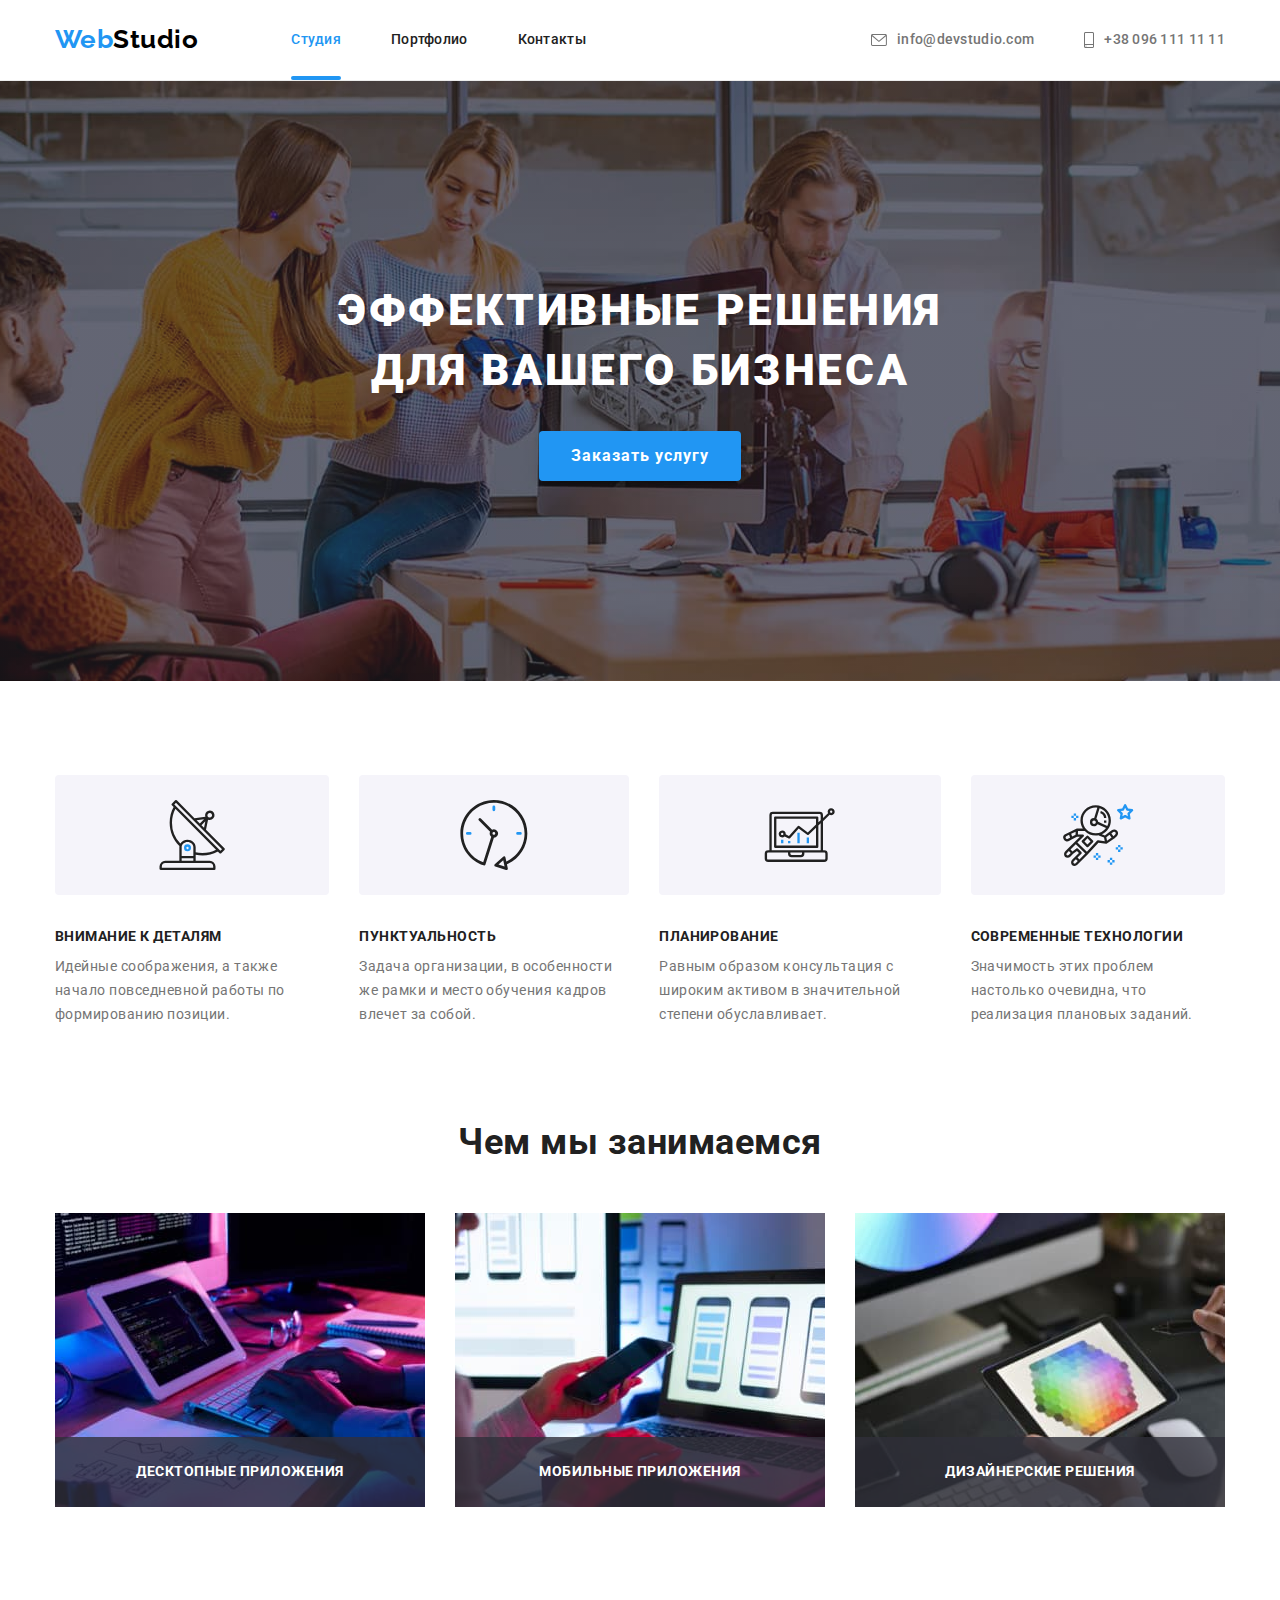
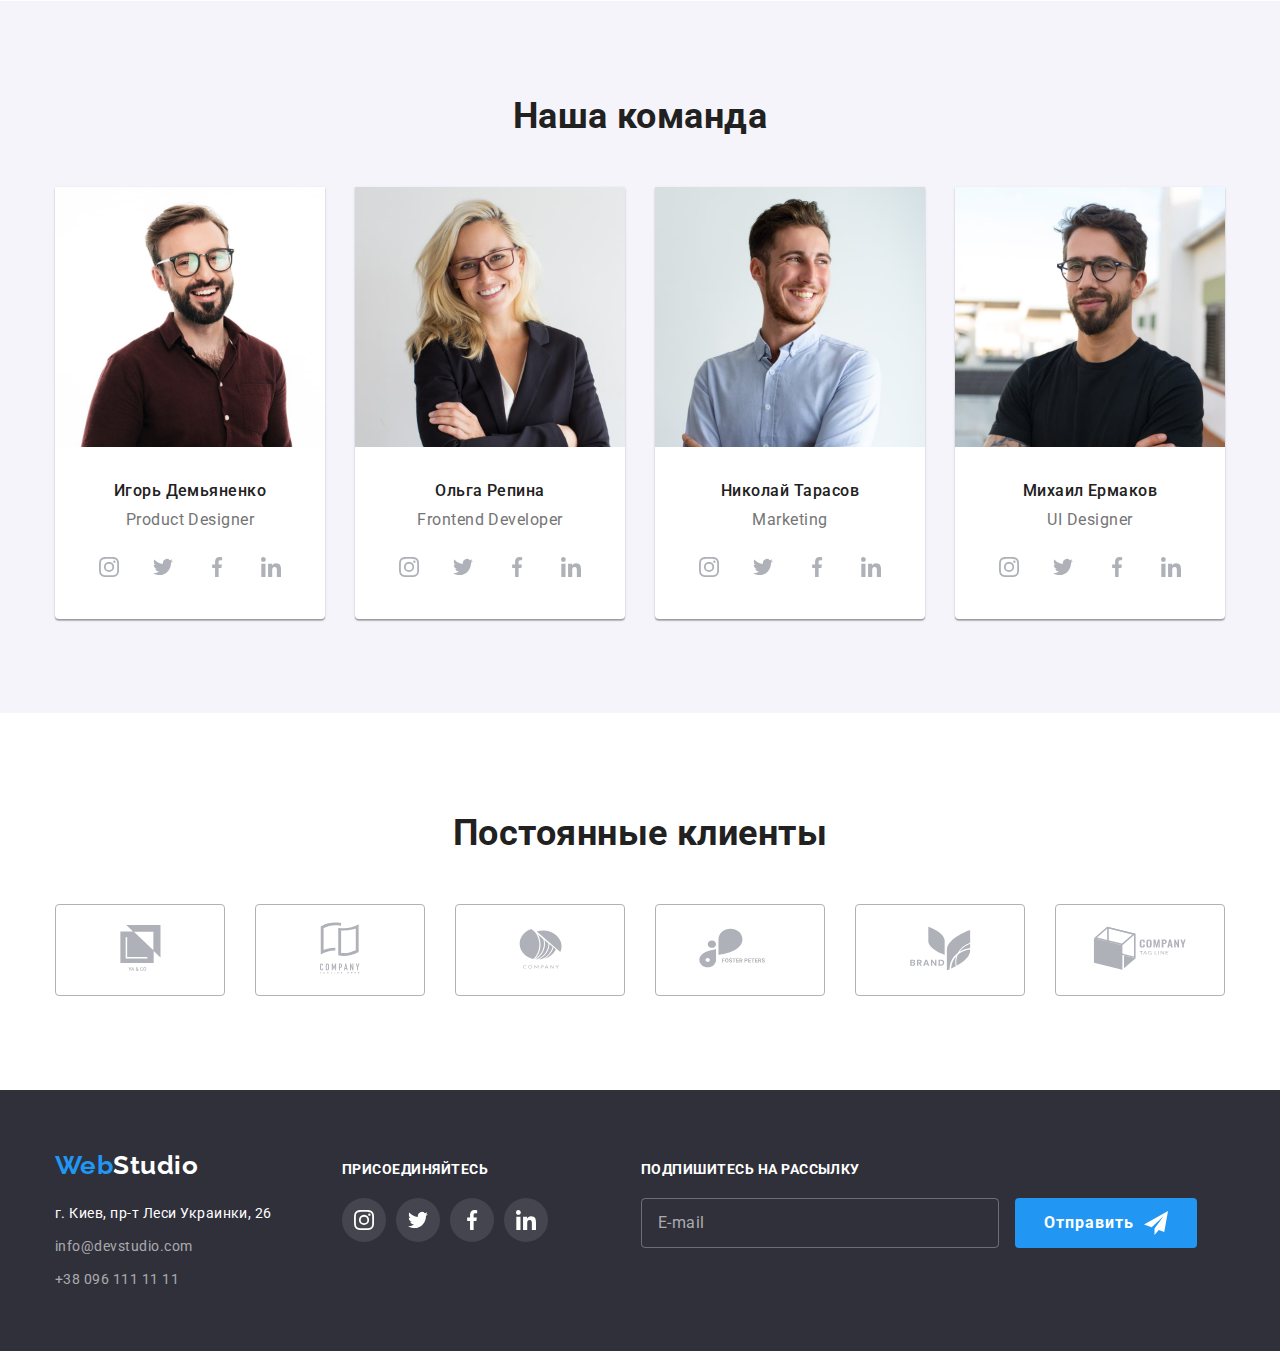
<file: index.html>
<!DOCTYPE html>
<html lang="ru">
  <head>
    <meta charset="UTF-8" />
    <meta http-equiv="X-UA-Compatible" content="IE=edge" />
    <meta name="viewport" content="width=device-width, initial-scale=1.0" />
    <title>goit-markup-hw-06</title>
    <link
      href="https://fonts.googleapis.com/css2?family=Raleway:wght@700&family=Roboto:wght@400;500;700;900&display=swap"
      rel="stylesheet"
    />
    <link
      rel="stylesheet"
      href="https://cdnjs.cloudflare.com/ajax/libs/modern-normalize/1.0.0/modern-normalize.min.css"
    />
    <link rel="stylesheet" href="./css/main.min.css" />
    <!-- <link rel="stylesheet" href="./css/styles.css" /> -->
  </head>
  <!-- body -->
  <body>
    <!-- top line  -->
    <header class="page-header">
      <div class="page-header__container container">
        <a href="./index.html" class="logo link">
          <span class="logo--blue">Web</span>Studio</a
        >

        <nav>
          <ul class="site-nav list">
            <li class="site-nav__item item">
              <a
                href="./index.html"
                class="site-nav__link link site-nav__link--current"
                >Студия</a
              >
            </li>
            <li class="site-nav__item item">
              <a href="./portfolio.html" class="site-nav__link link"
                >Портфолио</a
              >
            </li>
            <li class="site-nav__item item">
              <a href="#contacts" class="site-nav__link link">Контакты</a>
            </li>
          </ul>
        </nav>

        <ul class="contact list">
          <li class="contact__item item">
            <a href="mailto:info@devstudio.com" class="contact__link link">
              <svg class="contact__icon" width="16px" height="12px">
                <use href="./images/svg/sprite.svg#icon-envelope"></use>
              </svg>
              info@devstudio.com
            </a>
          </li>
          <li class="contact__item item">
            <a href="tel:+380961111111" class="contact__link link">
              <svg class="contact__icon" width="10" height="16">
                <use href="./images/svg/sprite.svg#icon-smartphone"></use>
              </svg>
              +38 096 111 11 11
            </a>
          </li>
        </ul>
      </div>
    </header>
    <!-- main container studio -->
    <main class="main-studio">
      <!-- hero -->
      <section class="hero">
        <div class="hero__container container">
          <h1 class="hero__title">
            Эффективные решения <br />
            для вашего бизнеса
          </h1>
          <button
            type="button"
            class="button hero__button--primary button--primary"
            data-modal-open
          >
            Заказать услугу
          </button>
        </div>
      </section>
      <!-- features -->
      <section class="features">
        <div class="features__container container">
          <!-- h2 особенности скрыть на css -->
          <h2 class="features__title section-title visually-hidden">
            особенности
          </h2>
          <ul class="features__list list">
            <li class="features__item item">
              <svg class="features__icon">
                <use href="./images/svg/sprite.svg#icon-antenna"></use>
              </svg>
              <h3 class="features__subtitle">Внимание к деталям</h3>
              <p class="features__text">
                Идейные соображения, а также начало повседневной работы по
                формированию позиции.
              </p>
            </li>
            <li class="features__item item">
              <svg class="features__icon">
                <use href="./images/svg/sprite.svg#icon-clock"></use>
              </svg>
              <h3 class="features__subtitle">Пунктуальность</h3>
              <p class="features__text">
                Задача организации, в особенности же рамки и место обучения
                кадров влечет за собой.
              </p>
            </li>
            <li class="features__item item">
              <svg class="features__icon">
                <use href="./images/svg/sprite.svg#icon-diagram"></use>
              </svg>
              <h3 class="features__subtitle">Планирование</h3>
              <p class="features__text">
                Равным образом консультация с широким активом в значительной
                степени обуславливает.
              </p>
            </li>
            <li class="features__item item">
              <svg class="features__icon">
                <use href="./images/svg/sprite.svg#icon-astronaut"></use>
              </svg>
              <h3 class="features__subtitle">Современные технологии</h3>
              <p class="features__text">
                Значимость этих проблем настолько очевидна, что реализация
                плановых заданий.
              </p>
            </li>
          </ul>
        </div>
      </section>
      <!-- specialty -->
      <section class="specialty">
        <div class="specialty__container container">
          <h2 class="specialty__title section-title">Чем мы занимаемся</h2>
          <ul class="specialty__list list">
            <li class="specialty__item item">
              <img
                class="specialty__img img"
                src="./images/index-img/desktopApplications.jpg"
                alt="software for computers"
                width="370"
                height="294"
              />
              <h3 class="specialty__subtitle">ДЕСКТОПНЫЕ ПРИЛОЖЕНИЯ</h3>
            </li>
            <li class="specialty__item item">
              <img
                class="specialty__img img"
                src="./images/index-img/mobileApplications.jpg"
                alt="smartphone software"
                width="370"
                height="294"
              />
              <h3 class="specialty__subtitle">МОБИЛЬНЫЕ ПРИЛОЖЕНИЯ</h3>
            </li>
            <li class="specialty__item item">
              <img
                class="specialty__img img"
                src="./images/index-img/designSolutions.jpg"
                alt="tablet software"
                width="370"
                height="294"
              />
              <h3 class="specialty__subtitle">ДИЗАЙНЕРСКИЕ РЕШЕНИЯ</h3>
            </li>
          </ul>
        </div>
      </section>
      <!-- team -->
      <section class="team section">
        <div class="team__container container">
          <h2 class="team__title section-title">Наша команда</h2>
          <ul class="team__list list">
            <li class="team__item item">
              <div class="team-card">
                <img
                  class="team-card__img"
                  src="./images/index-img/productDesigner.jpg"
                  alt="дизайнер продуктов"
                  width="270"
                  height="260"
                />
                <h3 class="team-card__subtitle">Игорь Демьяненко</h3>
                <p class="team-card__text">Product Designer</p>
                <ul class="team-social list">
                  <li class="team-social__item item">
                    <a href="#" class="team-social__link link">
                      <svg class="team-social__icon icon">
                        <use
                          href="./images/svg/sprite.svg#icon-instagram"
                        ></use>
                      </svg>
                    </a>
                  </li>
                  <li class="team-social__item item">
                    <a href="#" class="team-social__link link">
                      <svg class="team-social__icon icon">
                        <use href="./images/svg/sprite.svg#icon-twitter"></use>
                      </svg>
                    </a>
                  </li>
                  <li class="team-social__item item">
                    <a href="#" class="team-social__link link">
                      <svg class="team-social__icon icon">
                        <use href="./images/svg/sprite.svg#icon-facebook"></use>
                      </svg>
                    </a>
                  </li>
                  <li class="team-social__item item">
                    <a href="#" class="team-social__link link">
                      <svg class="team-social__icon icon">
                        <use href="./images/svg/sprite.svg#icon-linkedin"></use>
                      </svg>
                    </a>
                  </li>
                </ul>
              </div>
            </li>
            <li class="team__item item">
              <div class="team-card">
                <img
                  class="team-card__img"
                  src="./images/index-img/frontendDeveloper.jpg"
                  alt="Фронтенд-разработчик"
                  width="270"
                  height="260"
                />
                <h3 class="team-card__subtitle">Ольга Репина</h3>
                <p class="team-card__text">Frontend Developer</p>
                <ul class="team-social list">
                  <li class="team-social__item item">
                    <a href="#" class="team-social__link link">
                      <svg class="team-social__icon icon">
                        <use
                          href="./images/svg/sprite.svg#icon-instagram"
                        ></use>
                      </svg>
                    </a>
                  </li>
                  <li class="team-social__item item">
                    <a href="#" class="team-social__link link">
                      <svg class="team-social__icon icon">
                        <use href="./images/svg/sprite.svg#icon-twitter"></use>
                      </svg>
                    </a>
                  </li>
                  <li class="team-social__item item">
                    <a href="#" class="team-social__link link">
                      <svg class="team-social__icon icon">
                        <use href="./images/svg/sprite.svg#icon-facebook"></use>
                      </svg>
                    </a>
                  </li>
                  <li class="team-social__item item">
                    <a href="#" class="team-social__link link">
                      <svg class="team-social__icon icon">
                        <use href="./images/svg/sprite.svg#icon-linkedin"></use>
                      </svg>
                    </a>
                  </li>
                </ul>
              </div>
            </li>
            <li class="team__item item">
              <div class="team-card">
                <img
                  class="team-card__img"
                  src="./images/index-img/marketing.jpg"
                  alt="Маркетинг"
                  width="270"
                  height="260"
                />
                <h3 class="team-card__subtitle">Николай Тарасов</h3>
                <p class="team-card__text">Marketing</p>
                <ul class="team-social list">
                  <li class="team-social__item item">
                    <a href="#" class="team-social__link link">
                      <svg class="team-social__icon icon">
                        <use
                          href="./images/svg/sprite.svg#icon-instagram"
                        ></use>
                      </svg>
                    </a>
                  </li>
                  <li class="team-social__item item">
                    <a href="#" class="team-social__link link">
                      <svg class="team-social__icon icon">
                        <use href="./images/svg/sprite.svg#icon-twitter"></use>
                      </svg>
                    </a>
                  </li>
                  <li class="team-social__item item">
                    <a href="#" class="team-social__link link">
                      <svg class="team-social__icon icon">
                        <use href="./images/svg/sprite.svg#icon-facebook"></use>
                      </svg>
                    </a>
                  </li>
                  <li class="team-social__item item">
                    <a href="#" class="team-social__link link">
                      <svg class="team-social__icon icon">
                        <use href="./images/svg/sprite.svg#icon-linkedin"></use>
                      </svg>
                    </a>
                  </li>
                </ul>
              </div>
            </li>
            <li class="team__item item">
              <div class="team-card">
                <img
                  class="team-card__img"
                  src="./images/index-img/uiDesigner.jpg"
                  alt="UI дизайнер"
                  width="270"
                  height="260"
                />
                <h3 class="team-card__subtitle">Михаил Ермаков</h3>
                <p class="team-card__text">UI Designer</p>
                <ul class="team-social list">
                  <li class="team-social__item item">
                    <a href="#" class="team-social__link link">
                      <svg class="team-social__icon icon">
                        <use
                          href="./images/svg/sprite.svg#icon-instagram"
                        ></use>
                      </svg>
                    </a>
                  </li>
                  <li class="team-social__item item">
                    <a href="#" class="team-social__link link">
                      <svg class="team-social__icon icon">
                        <use href="./images/svg/sprite.svg#icon-twitter"></use>
                      </svg>
                    </a>
                  </li>
                  <li class="team-social__item item">
                    <a href="#" class="team-social__link link">
                      <svg class="team-social__icon icon">
                        <use href="./images/svg/sprite.svg#icon-facebook"></use>
                      </svg>
                    </a>
                  </li>
                  <li class="team-social__item item">
                    <a href="#" class="team-social__link link">
                      <svg class="team-social__icon icon">
                        <use href="./images/svg/sprite.svg#icon-linkedin"></use>
                      </svg>
                    </a>
                  </li>
                </ul>
              </div>
            </li>
          </ul>
        </div>
      </section>
      <!-- clients -->
      <section class="clients section">
        <div class="clients__container container">
          <h2 class="clients__title section-title">Постоянные клиенты</h2>
          <ul class="clients__list list">
            <li class="clients__item item">
              <a href="#" class="clients__link link">
                <svg class="clients__icon icon" width="41px" height="46px">
                  <use href="./images/svg/sprite.svg#icon-groupOne"></use>
                </svg>
              </a>
            </li>
            <li class="clients__item item">
              <a href="#" class="clients__link link">
                <svg class="clients__icon icon" width="40px" height="52px">
                  <use href="./images/svg/sprite.svg#icon-groupTwo"></use>
                </svg>
              </a>
            </li>
            <li class="clients__item item">
              <a href="#" class="clients__link link">
                <svg class="clients__icon icon" width="43px" height="41px">
                  <use href="./images/svg/sprite.svg#icon-groupThree"></use>
                </svg>
              </a>
            </li>
            <li class="clients__item item">
              <a href="#" class="clients__link link">
                <svg class="clients__icon icon" width="84px" height="40px">
                  <use href="./images/svg/sprite.svg#icon-groupFour"></use>
                </svg>
              </a>
            </li>
            <li class="clients__item item">
              <a href="#" class="clients__link link">
                <svg class="clients__icon icon" width="63px" height="45px">
                  <use href="./images/svg/sprite.svg#icon-groupFive"></use>
                </svg>
              </a>
            </li>
            <li class="clients__item item">
              <a href="#" class="clients__link link">
                <svg class="clients__icon icon" width="94px" height="44px">
                  <use href="./images/svg/sprite.svg#icon-groupSix"></use>
                </svg>
              </a>
            </li>
          </ul>
        </div>
      </section>
    </main>
    <!-- main footer -->
    <footer class="footer">
      <div id="contacts" class="footer__container container">
        <div class="footer-contacts">
          <a href="./index.html" class="footer__logo logo footer__link link">
            <span class="logo--blue">Web</span>Studio</a
          >
          <address class="address">
            <ul class="address__list list">
              <li class="address__item item">
                <a
                  href="#"
                  class="address__adds footer__link address__link link"
                  >г. Киев, пр-т Леси Украинки, 26</a
                >
              </li>
              <li class="item">
                <a
                  href="mailto:info@devstudio.com"
                  class="address__webmail address__link link"
                  >info@devstudio.com</a
                >
              </li>
              <li class="item">
                <a
                  href="tel:+380961111111"
                  class="address__phone address__link link"
                  >+38 096 111 11 11</a
                >
              </li>
            </ul>
          </address>
        </div>

        <div class="footer-social">
          <h3 class="footer-social__title title">ПРИСОЕДИНЯЙТЕСЬ</h3>
          <ul class="footer-social__list list">
            <li class="footer-social__item item">
              <a href="#" class="footer-social__link link">
                <svg class="footer-social__icon icon">
                  <use href="./images/svg/sprite.svg#icon-instagram"></use>
                </svg>
              </a>
            </li>
            <li class="footer-social__item item">
              <a href="#" class="footer-social__link link">
                <svg class="footer-social__icon icon">
                  <use href="./images/svg/sprite.svg#icon-twitter"></use>
                </svg>
              </a>
            </li>
            <li class="footer-social__item item">
              <a href="#" class="footer-social__link link">
                <svg class="footer-social__icon icon">
                  <use href="./images/svg/sprite.svg#icon-facebook"></use>
                </svg>
              </a>
            </li>
            <li class="footer-social__item item">
              <a href="#" class="footer-social__link link">
                <svg class="footer-social__icon icon">
                  <use href="./images/svg/sprite.svg#icon-linkedin"></use>
                </svg>
              </a>
            </li>
          </ul>
        </div>

        <div class="subscription">
          <h3 class="subscription__title title">ПОДПИШИТЕСЬ НА РАССЫЛКУ</h3>
          <form class="subscription__form">
            <label class="subscription__label" for="subscription-email"></label>
            <input
              class="subscription__input input"
              type="email"
              id="subscription-email"
              name="subscription-email"
              placeholder="E-mail"
            />
            <button
              type="submit"
              class="button__subscription button button--primary"
            >
              Отправить
              <svg class="subscription__icon">
                <use href="./images/svg/sprite.svg#icon-subscription"></use>
              </svg>
            </button>
          </form>
        </div>
      </div>
    </footer>
    <!-- modal window  -->
    <div class="backdrop is-hidden" data-modal>
      <div class="modal">
        <!-- кнопка закрытия модалки -->
        <button type="button" class="button-close button" data-modal-close>
          <svg class="button-close__icon icon" width="11px" height="11px">
            <use href="./images/svg/sprite.svg#icon-close"></use>
          </svg>
        </button>

        <form class="form js-speaker-form" autocomplete="on">
          <h2 class="form__title title">
            Оставьте свои данные, мы вам перезвоним
          </h2>

          <!-- группа для ввода инфо -->
          <div class="form__fild">
            <label for="user-name" class="form__label label">Имя</label>
            <span class="form__auxiliary">
              <input
                type="text"
                class="form__input input"
                name="user-name"
                id="user-name"
                required
              />
              <svg class="form__icon icon">
                <use href="./images/svg/sprite.svg#icon-personBlack"></use>
              </svg>
            </span>
          </div>

          <div class="form__fild">
            <label for="user-tel" class="form__label label">Телефон </label>
            <span class="form__auxiliary">
              <input
                type="tel"
                class="form__input input"
                name="user-tel"
                id="user-tel"
              />
              <svg class="form__icon icon">
                <use href="./images/svg/sprite.svg#icon-phoneBlack"></use>
              </svg>
            </span>
          </div>

          <div class="form__fild">
            <label for="user-email" class="form__label label">Почта</label>
            <span class="form__auxiliary">
              <input
                type="email"
                class="form__input input"
                name="user-email"
                id="user-email"
              />
              <svg class="form__icon icon">
                <use href="./images/svg/sprite.svg#icon-emailBlack"></use>
              </svg>
            </span>
          </div>

          <div class="form__fild form__form--textarea">
            <label for="textarea" class="form__label label">Комментарий</label>
            <textarea
              name="comment"
              class="form__input input form__input--textarea"
              id="textarea"
              placeholder="Введите текст"
            ></textarea>
          </div>

          <!-- чекбокс -->

          <label class="checkbox checkbox__label label"
            ><input
              type="checkbox"
              name="conditions"
              class="checkbox__input visually-hidden"
              value="conditions"
              required
            />
            <svg class="checkbox__icon icon">
              <use href="./images/svg/sprite.svg#icon-iconCheck"></use>
            </svg>
            Соглашаюсь с рассылкой и принимаю
            <a class="checkbox__link" href="#">Условия договора</a>
          </label>

          <!-- кнопка отправки модалки -->

          <button type="submit" class="form__button button button--primary">
            Отправить
          </button>
        </form>
      </div>
    </div>
    <!-- проверка отправки модалки -->
    <script>
      (() => {
        document
          .querySelector('.js-speaker-form')
          .addEventListener('submit', e => {
            e.preventDefault();

            new FormData(e.currentTarget).forEach((value, name) =>
              console.log(`${name}: ${value}`),
            );

            e.currentTarget.reset();
          });
      })();
    </script>
    <!-- подключение модалки -->
    <script src="./js/modal.js"></script>
  </body>
</html>
</file>
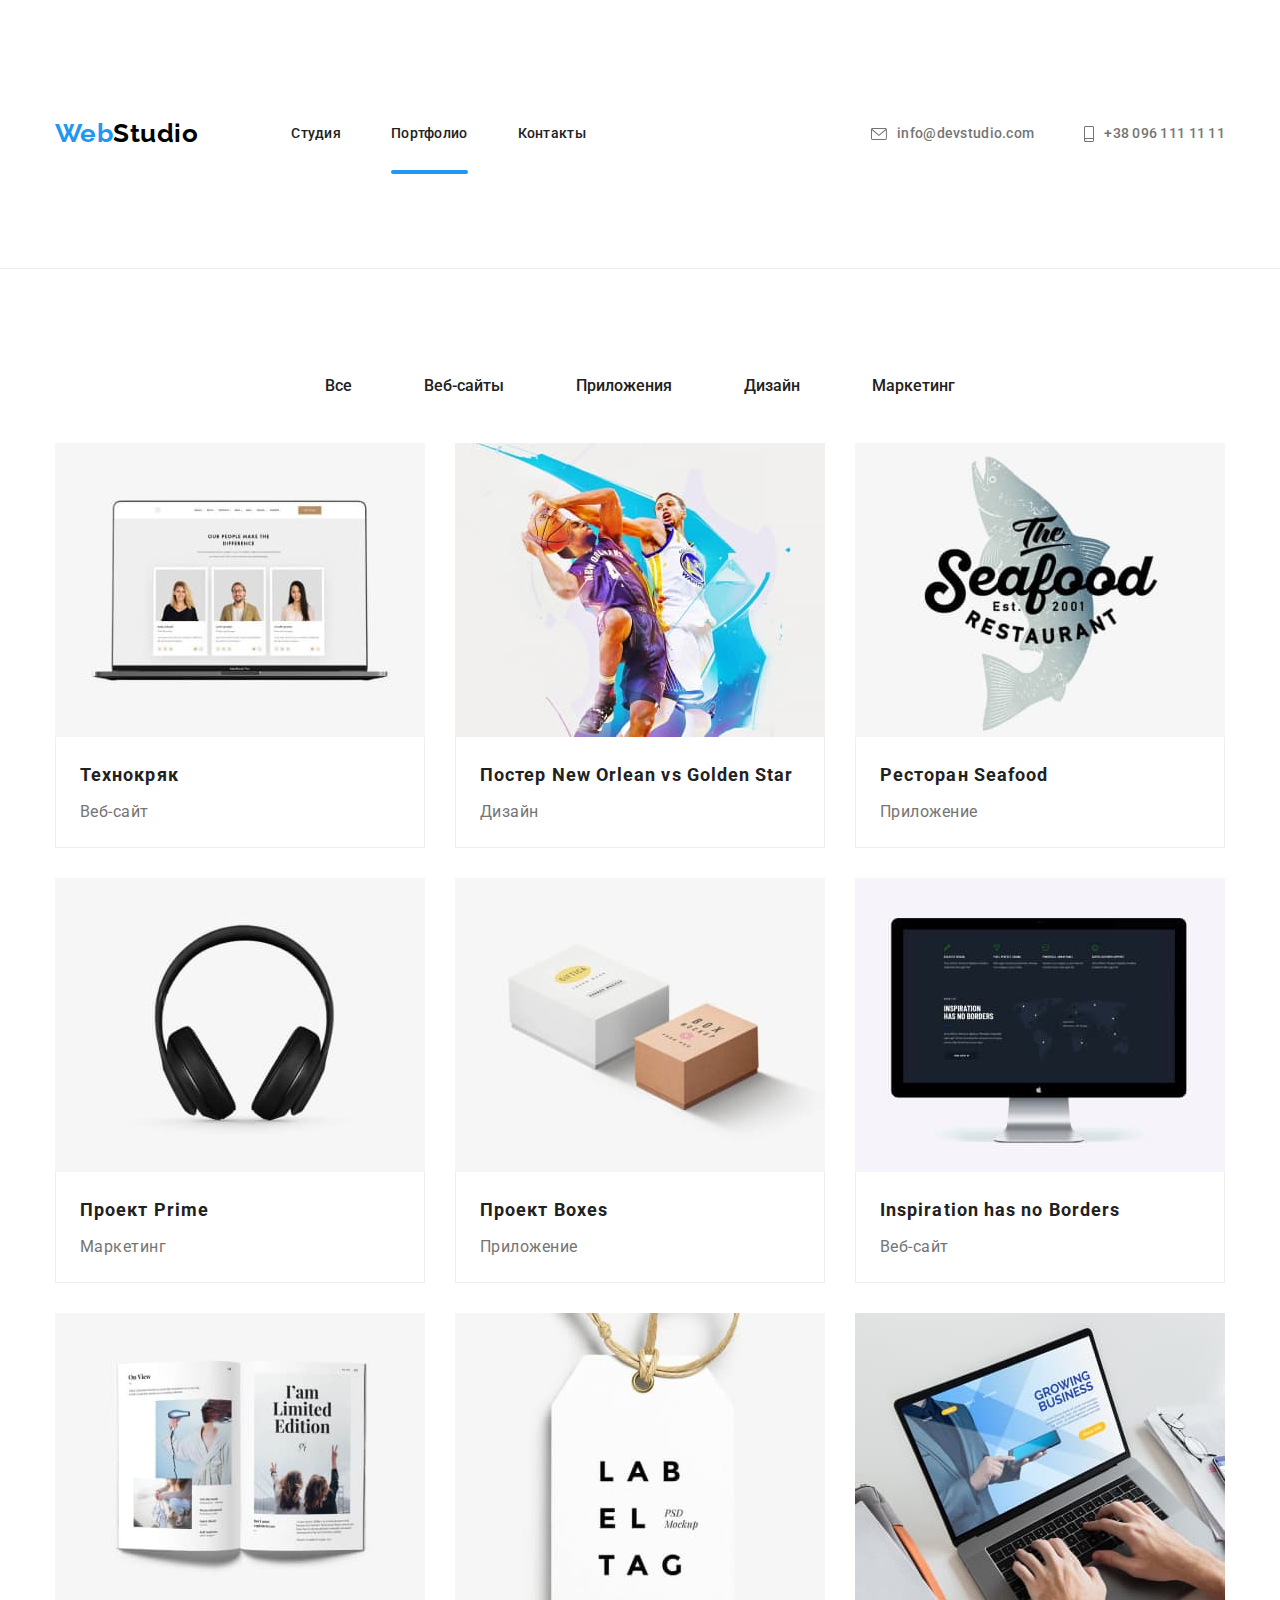
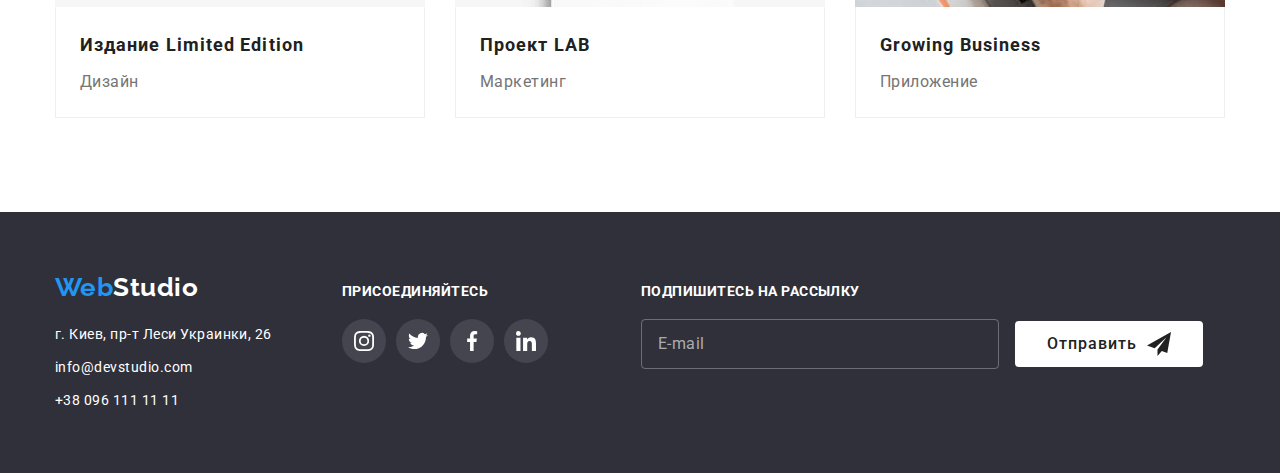
<file: portfolio.html>
<!DOCTYPE html>
<html lang="ru">
  <head>
    <meta charset="UTF-8" />
    <meta http-equiv="X-UA-Compatible" content="IE=edge" />
    <meta name="viewport" content="width=device-width, initial-scale=1.0" />
    <title>Portfolio</title>
    <link
      href="https://fonts.googleapis.com/css2?family=Raleway:wght@700&family=Roboto:wght@400;500;700;900&display=swap"
      rel="stylesheet"
    />
    <link
      rel="stylesheet"
      href="https://cdnjs.cloudflare.com/ajax/libs/modern-normalize/1.0.0/modern-normalize.min.css"
    />
    <link rel="stylesheet" href="./css/main.min.css" />
    <link rel="stylesheet" href="./css/styles.css" />
  </head>
  <body>
    <!-- top line  -->
    <header class="page-header">
      <div class="page-header__container container">
        <a href="./index.html" class="logo link">
          <span class="logo--blue">Web</span>Studio</a
        >

        <nav>
          <ul class="site-nav list">
            <li class="site-nav__item item">
              <a href="./index.html" class="site-nav__link link">Студия</a>
            </li>
            <li class="site-nav__item item">
              <a
                href="./portfolio.html"
                class="site-nav__link link site-nav__link--current"
                >Портфолио</a
              >
            </li>
            <li class="site-nav__item item">
              <a href="#contacts" class="site-nav__link link">Контакты</a>
            </li>
          </ul>
        </nav>

        <ul class="contact list">
          <li class="contact__item item">
            <a href="mailto:info@devstudio.com" class="contact__link link">
              <svg class="contact__icon" width="16px" height="12px">
                <use href="./images/svg/sprite.svg#icon-envelope"></use>
              </svg>
              info@devstudio.com
            </a>
          </li>
          <li class="contact__item item">
            <a href="tel:+380961111111" class="contact__link link">
              <svg class="contact__icon" width="10" height="16">
                <use href="./images/svg/sprite.svg#icon-smartphone"></use>
              </svg>
              +38 096 111 11 11
            </a>
          </li>
        </ul>
      </div>
    </header>
    <!-- main container portfolio-->
    <main class="main-portfolio">
      <section class="section">
        <div class="container">
          <!-- h1 портфолио скрыть на css -->
          <h2 class="section-title visually-hidden">портфолио</h2>

          <!-- filter -->

          <ul class="filtet list">
            <li class="filtet__item item">
              <button
                type="button"
                class="filtet__button button button--secondary"
              >
                Все
              </button>
            </li>
            <li class="filtet__item item">
              <button
                type="button"
                class="filtet__button button button--secondary"
              >
                Веб-сайты
              </button>
            </li>
            <li class="filtet__item item">
              <button
                type="button"
                class="filtet__button button button--secondary"
              >
                Приложения
              </button>
            </li>
            <li class="filtet__item item">
              <button
                type="button"
                class="filtet__button button button--secondary"
              >
                Дизайн
              </button>
            </li>
            <li class="filtet__item item">
              <button
                type="button"
                class="filtet__button button button--secondary"
              >
                Маркетинг
              </button>
            </li>
          </ul>

          <!-- portfolio -->

          <ul class="portfolio list">
            <li class="portfolio__item item">
              <article class="portfolio-card">
                <a href="#" class="portfolio__link link">
                  <div class="portfolio-card__thumb">
                    <img
                      class="portfolio-card__img img"
                      src="./images/portfolio-img/technocryk.jpg"
                      alt="Технокряк"
                      width="370"
                      height="294"
                    />
                    <div class="portfolio-card__overlay">
                      <p class="portfolio-card__text">
                        Технокряк это современная площадка распространения
                        коронавируса. Компании используют эту платформу для
                        цифрового шпионажа и атак на защищённые сервера
                        конкурентов. Технокряк это современная площадка
                        распространения коронавируса. Компании используют эту
                        платформу для цифрового шпионажа и атак на защищённые
                        сервера конкурентов.
                      </p>
                    </div>
                  </div>
                  <div class="portfolio-card__content">
                    <h3 class="portfolio-card__title">Технокряк</h3>
                    <p class="portfolio-card__subtext">Веб-сайт</p>
                  </div>
                </a>
              </article>
            </li>

            <li class="portfolio__item item">
              <article class="portfolio-card">
                <a href="#" class="portfolio__link link">
                  <div class="portfolio-card__thumb">
                    <img
                      class="portfolio-card__img img"
                      src="./images/portfolio-img/poster.jpg"
                      alt="Постер New Orlean vs Golden Star"
                      width="370"
                      height="294"
                    />
                    <div class="portfolio-card__overlay">
                      <p class="portfolio-card__text">
                        Технокряк это современная площадка распространения
                        коронавируса. Компании используют эту платформу для
                        цифрового шпионажа и атак на защищённые сервера
                        конкурентов.
                      </p>
                    </div>
                  </div>
                  <div class="portfolio-card__content">
                    <h3 class="portfolio-card__title">
                      Постер New Orlean vs Golden Star
                    </h3>
                    <p class="portfolio-card__subtext">Дизайн</p>
                  </div>
                </a>
              </article>
            </li>

            <li class="portfolio__item item">
              <article class="portfolio-card">
                <a href="#" class="portfolio__link link">
                  <div class="portfolio-card__thumb">
                    <img
                      class="portfolio-card__img img"
                      src="./images/portfolio-img/aRestaurant.jpg"
                      alt="Ресторан Seafood"
                      width="370"
                      height="294"
                    />
                    <div class="portfolio-card__overlay">
                      <p class="portfolio-card__text">
                        Технокряк это современная площадка распространения
                        коронавируса. Компании используют эту платформу для
                        цифрового шпионажа и атак на защищённые сервера
                        конкурентов.
                      </p>
                    </div>
                  </div>
                  <div class="portfolio-card__content">
                    <h3 class="portfolio-card__title">Ресторан Seafood</h3>
                    <p class="portfolio-card__subtext">Приложение</p>
                  </div>
                </a>
              </article>
            </li>

            <li class="portfolio__item item">
              <article class="portfolio-card">
                <a href="#" class="portfolio__link link">
                  <div class="portfolio-card__thumb">
                    <img
                      class="portfolio-card__img img"
                      src="./images/portfolio-img/prime.jpg"
                      alt="Проект Prime"
                      width="370"
                      height="294"
                    />
                    <div class="portfolio-card__overlay">
                      <p class="portfolio-card__text">
                        Технокряк это современная площадка распространения
                        коронавируса. Компании используют эту платформу для
                        цифрового шпионажа и атак на защищённые сервера
                        конкурентов.
                      </p>
                    </div>
                  </div>
                  <div class="portfolio-card__content">
                    <h3 class="portfolio-card__title">Проект Prime</h3>
                    <p class="portfolio-card__subtext">Маркетинг</p>
                  </div>
                </a>
              </article>
            </li>

            <li class="portfolio__item item">
              <article class="portfolio-card">
                <a href="#" class="portfolio__link link">
                  <div class="portfolio-card__thumb">
                    <img
                      class="portfolio-card__img img"
                      src="./images/portfolio-img/boxesProject.jpg"
                      alt="Проект Boxes"
                      width="370"
                      height="294"
                    />
                    <div class="portfolio-card__overlay">
                      <p class="portfolio-card__text">
                        Технокряк это современная площадка распространения
                        коронавируса. Компании используют эту платформу для
                        цифрового шпионажа и атак на защищённые сервера
                        конкурентов.
                      </p>
                    </div>
                  </div>
                  <div class="portfolio-card__content">
                    <h3 class="portfolio-card__title">Проект Boxes</h3>
                    <p class="portfolio-card__subtext">Приложение</p>
                  </div>
                </a>
              </article>
            </li>

            <li class="portfolio__item item">
              <article class="portfolio-card">
                <a href="#" class="portfolio__link link">
                  <div class="portfolio-card__thumb">
                    <img
                      class="portfolio-card__img img"
                      src="./images/portfolio-img/inspirationHasNoBorders.jpg"
                      alt="Inspiration has no Borders"
                      width="370"
                      height="294"
                    />
                    <div class="portfolio-card__overlay">
                      <p class="portfolio-card__text">
                        Технокряк это современная площадка распространения
                        коронавируса. Компании используют эту платформу для
                        цифрового шпионажа и атак на защищённые сервера
                        конкурентов.
                      </p>
                    </div>
                  </div>
                  <div class="portfolio-card__content">
                    <h3 class="portfolio-card__title">
                      Inspiration has no Borders
                    </h3>
                    <p class="portfolio-card__subtext">Веб-сайт</p>
                  </div>
                </a>
              </article>
            </li>

            <li class="portfolio__item item">
              <article class="portfolio-card">
                <a href="#" class="portfolio__link link">
                  <div class="portfolio-card__thumb">
                    <img
                      class="portfolio-card__img img"
                      src="./images/portfolio-img/limitedEdition.jpg"
                      alt="Издание Limited Edition"
                      width="370"
                      height="294"
                    />
                    <div class="portfolio-card__overlay">
                      <p class="portfolio-card__text">
                        Технокряк это современная площадка распространения
                        коронавируса. Компании используют эту платформу для
                        цифрового шпионажа и атак на защищённые сервера
                        конкурентов.
                      </p>
                    </div>
                  </div>
                  <div class="portfolio-card__content">
                    <h3 class="portfolio-card__title">
                      Издание Limited Edition
                    </h3>
                    <p class="portfolio-card__subtext">Дизайн</p>
                  </div>
                </a>
              </article>
            </li>

            <li class="portfolio__item item">
              <article class="portfolio-card">
                <a href="#" class="portfolio__link link">
                  <div class="portfolio-card__thumb">
                    <img
                      class="portfolio-card__img img"
                      src="./images/portfolio-img/labProject.jpg"
                      alt="Проект LAB"
                      width="370"
                      height="294"
                    />
                    <div class="portfolio-card__overlay">
                      <p class="portfolio-card__text">
                        Технокряк это современная площадка распространения
                        коронавируса. Компании используют эту платформу для
                        цифрового шпионажа и атак на защищённые сервера
                        конкурентов.
                      </p>
                    </div>
                  </div>
                  <div class="portfolio-card__content">
                    <h3 class="portfolio-card__title">Проект LAB</h3>
                    <p class="portfolio-card__subtext">Маркетинг</p>
                  </div>
                </a>
              </article>
            </li>

            <li class="portfolio__item item">
              <article class="portfolio-card">
                <a href="#" class="portfolio__link link">
                  <div class="portfolio-card__thumb">
                    <img
                      class="portfolio-card__img img"
                      src="./images/portfolio-img/growingBusiness.jpg"
                      alt="Growing Business"
                      width="370"
                      height="294"
                    />
                    <div class="portfolio-card__overlay">
                      <p class="portfolio-card__text">
                        Технокряк это современная площадка распространения
                        коронавируса. Компании используют эту платформу для
                        цифрового шпионажа и атак на защищённые сервера
                        конкурентов.
                      </p>
                    </div>
                  </div>
                  <div class="portfolio-card__content">
                    <h3 class="portfolio-card__title">Growing Business</h3>
                    <p class="portfolio-card__subtext">Приложение</p>
                  </div>
                </a>
              </article>
            </li>
          </ul>
        </div>
      </section>
    </main>
    <!-- main footer -->
    <footer class="footer">
      <div id="contacts" class="footer__container container">
        <div class="footer-contacts">
          <a href="./index.html" class="footer__logo logo footer__link link">
            <span class="logo--blue">Web</span>Studio</a
          >
          <address class="address">
            <ul class="address__list list">
              <li class="address__item item">
                <a
                  href="#"
                  class="address__adds footer__link address__link link"
                  >г. Киев, пр-т Леси Украинки, 26</a
                >
              </li>
              <li class="item">
                <a
                  href="mailto:info@devstudio.com"
                  class="address__webmail address__link link"
                  >info@devstudio.com</a
                >
              </li>
              <li class="item">
                <a
                  href="tel:+380961111111"
                  class="address__phone address__link link"
                  >+38 096 111 11 11</a
                >
              </li>
            </ul>
          </address>
        </div>

        <div class="footer-social">
          <h3 class="footer-social__title title">ПРИСОЕДИНЯЙТЕСЬ</h3>
          <ul class="footer-social__list list">
            <li class="footer-social__item item">
              <a href="#" class="footer-social__link link">
                <svg class="footer-social__icon icon">
                  <use href="./images/svg/sprite.svg#icon-instagram"></use>
                </svg>
              </a>
            </li>
            <li class="footer-social__item item">
              <a href="#" class="footer-social__link link">
                <svg class="footer-social__icon icon">
                  <use href="./images/svg/sprite.svg#icon-twitter"></use>
                </svg>
              </a>
            </li>
            <li class="footer-social__item item">
              <a href="#" class="footer-social__link link">
                <svg class="footer-social__icon icon">
                  <use href="./images/svg/sprite.svg#icon-facebook"></use>
                </svg>
              </a>
            </li>
            <li class="footer-social__item item">
              <a href="#" class="footer-social__link link">
                <svg class="footer-social__icon icon">
                  <use href="./images/svg/sprite.svg#icon-linkedin"></use>
                </svg>
              </a>
            </li>
          </ul>
        </div>

        <div class="subscription">
          <h3 class="subscription__title title">ПОДПИШИТЕСЬ НА РАССЫЛКУ</h3>
          <form class="subscription__form">
            <label class="subscription__label" for="subscription-email"></label>
            <input
              class="subscription__input input"
              type="email"
              id="subscription-email"
              name="subscription-email"
              placeholder="E-mail"
            />
            <button
              type="submit"
              class="button__subscription button button--primary"
            >
              Отправить
              <svg class="subscription__icon">
                <use href="./images/svg/sprite.svg#icon-subscription"></use>
              </svg>
            </button>
          </form>
        </div>
      </div>
    </footer>
  </body>
</html>
</file>
<file: css/styles.css>
:root {
  --primary-text-color: #757575;
  --title-text-color: #212121;
  --accent-color: #2196f3;
  --accent-color-button: #188ce8;
  --primary-whait-color: #ffffff;
  --primary-black-color: #000000;
  --color-with-transparency: rgba(255, 255, 255, 0.6);
  --color-section-background: #2f303a;
  --color-section-bg: #f5f4fa;
  --color-liane-header: #ececec;
  --color-liane-card: #eeeeee;
  --color-icon: #afb1b8;
  --bg-element-specialty: rgba(47, 48, 58, 0.8);
  --bg-cardHover-portfolio: rgba(33, 150, 243, 0.9);
  --bg-modal: rgba(0, 0, 0, 0.2);
  --hero-gradient: rgba(47, 48, 58, 0.4);
  --bg-social-footer: rgba(255, 255, 255, 0.1);
  --color-icon-modal: rgba(0, 0, 0, 0.1);
  --color-border-subscription: rgba(255, 255, 255, 0.3);
  --color-border-form: rgba(33, 33, 33, 0.2);
  --color-texterea-placeholder: rgba(117, 117, 117, 0.5);

  --primary-card-shadow: 0px 1px 3px rgba(0, 0, 0, 0.12),
    0px 1px 1px rgba(0, 0, 0, 0.14), 0px 2px 1px rgba(0, 0, 0, 0.2);
  --primary-shadow-hover: 0px 4px 4px rgba(0, 0, 0, 0.25);
  --card-shadov-portfolio: 0px 1px 1px rgba(0, 0, 0, 0.12),
    0px 4px 4px rgba(0, 0, 0, 0.06), 1px 4px 6px rgba(0, 0, 0, 0.16);
  --shadov-btn-footer: 0px 4px 4px rgba(0, 0, 0, 0.15);
}
/* геометрия-текст-цвет-оформительные элементы */

/* body */

body {
  font-family: 'Roboto', sans-serif;
  letter-spacing: 0.03em;

  background-color: var(--primary-whait-color);
  color: var(--primary-text-color);
}

/* утилиты */
h1,
h2,
h3,
p,
ul {
  margin: 0;
  padding: 0;
}
img {
  display: block;
  min-width: 100%;
  height: auto;
}
.list {
  list-style: none;
}
.link {
  display: inline-block;
  text-decoration: none;
  color: inherit;
  outline: 0px;
}

.input:focus {
  outline: none;
}

/* container */

.container {
  margin-right: auto;
  margin-left: auto;
  width: 1200px;
  padding: 94px 15px;
}

/* скрывает ненужные файлы */

.visually-hidden {
  position: absolute;
  width: 1px;
  height: 1px;
  margin: -1px;
  border: 0;
  padding: 0;

  white-space: nowrap;
  clip-path: inset(100%);
  clip: rect(0 0 0 0);
  overflow: hidden;
}

/* section title */

.section-title {
  font-size: 36px;
  line-height: 1.17;
  text-align: center;

  color: var(--title-text-color);
}

/* button */

.button {
  display: inline-flex;
  padding: 10px 32px;
  border: 0;

  font-weight: 500;
  font-size: 16px;
  line-height: 1.62;
  align-items: center;

  background-color: var(--primary-whait-color);
  color: var(--title-text-color);
  border-radius: 4px;
  cursor: pointer;
  outline: 0px;
}

.button.primary {
  background-color: var(--accent-color);
  color: var(--primary-whait-color);

  transition: background-color 250ms cubic-bezier(0.4, 0, 0.2, 1),
    color 250ms cubic-bezier(0.4, 0, 0.2, 1);
}
.button.primary:hover,
.button.primary:focus {
  background-color: var(--accent-color-button);
  color: var(--primary-whait-color);
}

.button.secondary {
  padding: 6px 22px;
  background-color: var(--color-section-bg);

  transition: background-color 250ms cubic-bezier(0.4, 0, 0.2, 1),
    color 250ms cubic-bezier(0.4, 0, 0.2, 1),
    box-shadow 250ms cubic-bezier(0.4, 0, 0.2, 1);
}
.button.secondary:hover,
.button.secondary:focus {
  background-color: var(--accent-color);
  color: var(--primary-whait-color);

  box-shadow: var(--primary-shadow-hover);
}

/* header */

.header {
  border-bottom: 1px solid var(--color-liane-header);
}

.header .container {
  display: flex;
  padding-top: 0;
  padding-bottom: 0;
  align-items: center;
}

/* header logo */

.logo {
  font-family: 'Raleway', sans-serif;
  font-weight: 700;
  font-size: 26px;
  line-height: 1.2;

  color: var(--primary-black-color);
}

.logo-text {
  color: var(--accent-color);
}

/* header  site-nav */

.site-nav {
  display: flex;
  margin-left: 93px;
}

.site-nav .item + .item {
  margin-left: 50px;
}

.site-nav .link {
  position: relative;
  display: block;
  padding-top: 32px;
  padding-bottom: 32px;

  font-weight: 500;
  font-size: 14px;
  line-height: 1.14;
  letter-spacing: 0.02em;

  color: var(--title-text-color);

  transition: color 250ms cubic-bezier(0.4, 0, 0.2, 1);
}

.site-nav .link:hover,
.site-nav .link:focus {
  color: var(--accent-color);
}

.site-nav .link.current {
  color: var(--accent-color);
}

.site-nav .link.current::after {
  content: '';
  display: block;
  position: absolute;
  bottom: 0;
  left: 0;
  width: 100%;
  height: 4px;
  border-radius: 2px;
  background-color: var(--accent-color);
}

/* header contact */

.contact {
  display: flex;
  margin-left: auto;
}

.contact > .item + .item {
  margin-left: 50px;
}

.contact .link {
  display: flex;
  align-items: center;

  font-weight: 500;
  font-size: 14px;
  line-height: 1.14;
  letter-spacing: 0.02em;

  color: var(--primary-text-color);

  transition: color 250ms cubic-bezier(0.4, 0, 0.2, 1);
}

.contact .link:hover,
.contact .link:focus {
  color: var(--accent-color);
}

.icon-contact {
  fill: currentColor;
  margin-right: 10px;

  transition: fill 250ms cubic-bezier(0.4, 0, 0.2, 1);
}

.icon-contact:hover,
.icon-contact:focus {
  fill: var(--accent-color);
}

/* index.html - css */

/* main container studio */

/* studio hero */

.hero {
  max-width: 1600px;
  margin-left: auto;
  margin-right: auto;
  align-items: center;

  background-color: var(--color-section-background);
  background-image: linear-gradient(
      to right,
      var(--hero-gradient),
      var(--hero-gradient)
    ),
    url(../images/index-img/backgroundHero.jpg);
  background-position: center;
}

.hero .container {
  padding-top: 200px;
  padding-bottom: 200px;

  text-align: center;
}

.hero-title {
  margin-bottom: 30px;
  font-weight: 900;

  font-size: 44px;
  line-height: 1.36;
  letter-spacing: 0.06em;
  text-transform: uppercase;

  color: var(--primary-whait-color);
}

.hero .button {
  font-weight: 700;
  font-size: 16px;
  line-height: 1.87;
  letter-spacing: 0.06em;
  align-items: center;
  box-shadow: var(--primary-shadow-hover);
}

/* studio features */

.features .list {
  display: flex;
}

.features .item + .item {
  margin-left: 30px;
}

.features .title {
  margin-bottom: 10px;
  font-size: 14px;
  line-height: 1.14;

  text-transform: uppercase;

  color: var(--title-text-color);
}

.features .text {
  font-size: 14px;
  line-height: 1.71;
}

.features-icon {
  width: 100%;
  height: 120px;
  padding-top: 25px;
  padding-bottom: 25px;
  margin-bottom: 30px;
  border-radius: 4px;
  background-color: var(--color-section-bg);
}

/* studio specialty */

.specialty .list {
  position: relative;
  display: flex;
}

.specialty .item + .item {
  margin-left: 30px;
}

.specialty .container {
  padding-top: 0;
  text-align: center;
}
.specialty .section-title {
  margin-bottom: 50px;
}

.specialty-title {
  position: absolute;
  bottom: 0px;
  padding-top: 27px;
  padding-bottom: 27px;
  min-width: 370px;

  font-size: 14px;
  line-height: 1.14;
  color: var(--primary-whait-color);
  background-color: var(--bg-element-specialty);
}

/* studio team */

.team {
  background-color: var(--color-section-bg);
}

.team .list {
  display: flex;
}

.team-item + .item {
  margin-left: 30px;
}

.team .section-title {
  margin-bottom: 50px;
}

.team-card {
  margin-left: auto;
  margin-right: auto;
  padding-bottom: 30px;

  text-align: center;
  background-color: var(--primary-whait-color);
  box-shadow: var(--primary-card-shadow);
  border-radius: 0px 0px 4px 4px;
}

.team-img {
  margin-bottom: 30px;
}

.team .title {
  margin-bottom: 10px;

  font-weight: 500;
  font-size: 16px;
  line-height: 1.19;

  color: var(--title-text-color);
}

.team .text {
  font-size: 16px;
  line-height: 1.19;
  margin-bottom: 16px;
}

/* team icon */

.team .icon-item {
  width: 44px;
  height: 44px;
  padding: 12px;
  justify-content: center;
  border-radius: 50%;

  background-color: var(--primary-whait-color);

  transition: background-color 250ms cubic-bezier(0.4, 0, 0.2, 1),
    color 250ms cubic-bezier(0.4, 0, 0.2, 1);
}

.team .icon-list {
  justify-content: center;
  color: var(--color-icon);
}

.team .icon {
  width: 20px;
  height: 20px;
  fill: currentColor;
}
.team .icon-item + .icon-item {
  margin-left: 10px;
}

.team .icon-item:hover,
.team .icon-item:focus {
  background-color: var(--accent-color);
  color: var(--primary-whait-color);
}

/* clients */

.clients .container {
  padding-top: 99px;
}

.clients .section-title {
  margin-bottom: 50px;
}
.clients-list {
  display: flex;
}

.clients-item {
  display: flex;
  justify-content: center;
  align-items: center;

  width: 170px;
  height: 92px;
  border: 1px solid var(--color-icon);
  border-radius: 4px;

  color: var(--color-icon);

  transition: color 250ms cubic-bezier(0.4, 0, 0.2, 1),
    border 250ms cubic-bezier(0.4, 0, 0.2, 1);
}

.clients-item + .item {
  margin-left: 30px;
}

.clients .icon {
  fill: currentColor;
}
.clients-item:hover,
.clients-item:focus {
  color: var(--accent-color);
  border: 1px solid var(--accent-color);
}

/* footer */

.footer {
  background-color: var(--color-section-background);
}

.footer .container {
  display: flex;
  align-items: baseline;
  padding-top: 60px;
  padding-bottom: 60px;
}

.footer .link {
  color: var(--primary-whait-color);
}

.footer .logo {
  margin-bottom: 20px;
}

.address {
  font-style: normal;
  font-size: 14px;
  line-height: 1.71;
}
.footer .adds {
  margin-bottom: 9px;
}
.footer .webmail {
  margin-bottom: 9px;
}

.footer .webmail,
.footer .phone {
  color: var(--color-with-transparency);
}

.address .link {
  transition: color 250ms cubic-bezier(0.4, 0, 0.2, 1);
}

.address .link:hover,
.address .link:focus {
  color: var(--accent-color);
}

/* social network */

.social-network {
  margin-left: 70px;
}

.social-title {
  margin-bottom: 20px;

  font-size: 14px;
  line-height: 1.17;
  color: var(--primary-whait-color);
}

.social-item {
  width: 44px;
  height: 44px;
  padding: 12px;
  justify-content: center;
  border-radius: 50%;

  background-color: var(--bg-social-footer);

  transition: background-color 250ms cubic-bezier(0.4, 0, 0.2, 1);
}

.social-item + .item {
  margin-left: 10px;
}

.social-list {
  display: flex;

  color: var(--color-icon);
}

.social-network .icon {
  width: 20px;
  height: 20px;
  fill: currentColor;
}

.social-item:hover,
.social-item:focus {
  background-color: var(--accent-color);
}

/* subscription */
.subscription-container {
  margin-left: 93px;
}

.subscription-title {
  margin-bottom: 20px;

  font-size: 14px;
  line-height: 1.17;
  color: var(--primary-whait-color);
}
.subscription-input {
  width: 358px;
  padding: 15px 16px;

  background-color: inherit;
  color: var(--primary-whait-color);
  border: 1px solid var(--color-border-subscription);
  border-radius: 4px;

  transition: filter 250ms cubic-bezier(0.4, 0, 0.2, 1);
}
.subscription-input:hover,
.subscription-input:focus {
  filter: drop-shadow(var(--shadov-btn-footer));
}

.subscription-input::placeholder {
  font-size: 16px;
  line-height: 1.25;

  letter-spacing: 0.03em;

  color: var(--color-with-transparency);
}
.button-subscription {
  padding: 10px 29px;
  margin-left: 12px;

  font-weight: 700;
  font-size: 16px;
  line-height: 1.87;
  letter-spacing: 0.06em;
  fill: currentColor;

  transition: box-shadow 250ms cubic-bezier(0.4, 0, 0.2, 1);
}

.button-subscription:hover,
.button-subscription:focus {
  box-shadow: var(--shadov-btn-footer);
}
.button .subscription-icon {
  width: 24px;
  height: 24px;
  margin-left: 10px;
}

/* portfolio.html - css */

/* main container portfolio */

/* filtet */

.filtet {
  margin-bottom: 34px;
  text-align: center;
}

.filtet .button {
  min-width: 73px;
}

.filtet.list {
  display: flex;
  justify-content: center;
}

.filtet .item + .item {
  margin-left: 8px;
}

/* main portfolio */

.portfolio.list {
  display: flex;
  flex-wrap: wrap;
}

.portfolio .item {
  margin-right: 30px;
  margin-bottom: 30px;
  flex-basis: calc((100% - 60px) / 3);

  transition: box-shadow 250ms cubic-bezier(0.4, 0, 0.2, 1);
}

.portfolio .item:hover,
.portfolio .item:focus {
  box-shadow: var(--card-shadov-portfolio);
}

.portfolio .item:nth-child(3n) {
  margin-right: 0;
}
.portfolio .item:nth-last-child(-n + 3) {
  margin-bottom: 0;
}

/* card */

.card-content {
  padding: 20px 24px;
  border-right: 1px solid var(--color-liane-card);
  border-bottom: 1px solid var(--color-liane-card);
  border-left: 1px solid var(--color-liane-card);
}

.portfolio-card .title {
  margin-bottom: 4px;

  font-size: 18px;
  line-height: 2;
  letter-spacing: 0.06em;

  color: var(--title-text-color);
}

.portfolio-card .text {
  font-size: 16px;
  line-height: 1.87;
}

/* description card */

.card-thumb {
  position: relative;
  overflow: hidden;
}

.overlay-card {
  position: absolute;
  top: 0;
  left: 0;
  width: 100%;
  height: 100%;

  background-color: var(--bg-cardHover-portfolio);

  transform: translateY(100%);
  overflow: auto;
  transition: transform 250ms cubic-bezier(0.4, 0, 0.2, 1);
}

.text-description {
  position: absolute;
  top: 50%;
  left: 50%;
  min-width: 322px;
  height: 100%;
  padding: 63px 24px;
  transform: translate(-50%, -50%);

  font-size: 18px;
  line-height: 1.56;
  color: var(--primary-whait-color);

  opacity: 0;
  transition: opacity 250ms cubic-bezier(0.4, 0, 0.2, 1);
}

.portfolio-card:hover .overlay-card,
.portfolio-card:focus .overlay-card {
  transform: translateY(0);
}

.portfolio-card:hover .text-description,
.portfolio-card:focus .text-description {
  opacity: 1;
}

/* modal window  */
.backdrop {
  position: fixed;
  top: 0;
  left: 0;
  width: 100%;
  height: 100%;

  background-color: var(--bg-modal);

  opacity: 1;
  transition: opacity 250ms cubic-bezier(0.4, 0, 0.2, 1);
}

.is-hidden {
  pointer-events: none;
  opacity: 0;
}

.is-hidden .modal {
  transform: translate(-50%, -50%) scale(0.8);
}

.modal {
  position: absolute;
  top: 50%;
  left: 50%;
  border-radius: 4px;
  width: 528px;
  min-height: 581px;
  transform: translate(-50%, -50%) scale(1);

  background-color: var(--primary-whait-color);
  box-shadow: var(--primary-card-shadow);
  transition: transform 250ms cubic-bezier(0.4, 0, 0.2, 1);
}

.button-close {
  position: absolute;
  top: 8px;
  right: 8px;
  width: 30px;
  height: 30px;
  padding: 0;
  justify-content: center;
  border-radius: 50%;

  color: var(--primary-black-color);
  border: 1px solid var(--color-icon-modal);
}

/* modal form */

.form {
  width: 448px;

  margin: 40px auto;

  font-size: 12px;
  line-height: 1.17;
  letter-spacing: 0.01em;
}

.modal-title {
  margin-bottom: 12px;

  font-size: 20px;
  line-height: 1.15;
  text-align: center;

  color: var(--title-text-color);
}

.form-fild {
  display: flex;
  flex-direction: column;
  margin-bottom: 10px;
}

.form .input {
  width: 100%;
  height: 40px;
  padding: 12px 12px 12px 42px;

  border: 1px solid var(--color-border-form);
  border-radius: 4px;

  transition: border 250ms cubic-bezier(0.4, 0, 0.2, 1);
}
.form .input:hover,
.form .input:focus {
  border: 1px solid var(--accent-color);
}
.form-label {
  margin-bottom: 4px;
}
/* modal icon */
.form-auxiliary {
  position: relative;
}

.form .form-icon {
  position: absolute;
  top: 50%;
  left: 12px;
  width: 18px;
  height: 18px;

  transform: translateY(-50%);

  transition: fill 250ms cubic-bezier(0.4, 0, 0.2, 1);
}
.form-input:hover + .form-icon,
.form-input:focus + .form-icon {
  fill: var(--accent-color);
}

/* textarea */

.form-textarea {
  margin-bottom: 20px;
}
.form .input-textarea {
  height: 120px;
  padding: 12px 16px;
  resize: none;
}
.form .input-textarea::placeholder {
  color: var(--color-texterea-placeholder);
}

/* checkbox */

.checkbox-label {
  display: flex;
  align-items: center;
  justify-content: space-evenly;
  min-height: 24px;

  margin-bottom: 30px;

  font-size: 14px;
  line-height: 1.71px;
  letter-spacing: 0.03em;
}

.checkbox-icon {
  width: 15px;
  height: 15px;
  border: 1px solid var(--title-text-color);
  border-radius: 2px;
  fill: var(--primary-whait-color);
}

.checkbox-input:checked + .checkbox-icon {
  background-color: var(--accent-color);
  border: none;
  border-radius: 2px;
}

.checkbox-link {
  color: var(--accent-color);
}

/* form button */
.form .button-form {
  display: block;
  margin: auto;
  padding: 10px 55px;

  font-size: 16px;
  line-height: 1.87;
  letter-spacing: 0.06em;
}
</file>
<file: css/main.min.css>
:root{--primary-text-color: #757575;--title-text-color: #212121;--accent-color: #2196f3;--accent-color-button: #188ce8;--primary-whait-color: #ffffff;--primary-black-color: #000000;--color-with-transparency: rgba(255, 255, 255, 0.6);--color-section-background: #2f303a;--color-section-bg: #f5f4fa;--color-liane-header: #ececec;--color-liane-card: #eeeeee;--color-icon: #afb1b8;--bg-element-specialty: rgba(47, 48, 58, 0.8);--bg-cardHover-portfolio: rgba(33, 150, 243, 0.9);--bg-modal: rgba(0, 0, 0, 0.2);--hero-gradient: rgba(47, 48, 58, 0.4);--bg-social-footer: rgba(255, 255, 255, 0.1);--color-icon-modal: rgba(0, 0, 0, 0.1);--color-border-subscription: rgba(255, 255, 255, 0.3);--color-border-form: rgba(33, 33, 33, 0.2);--color-texterea-placeholder: rgba(117, 117, 117, 0.5);--primary-card-shadow: 0px 1px 3px rgba(0, 0, 0, 0.12),
    0px 1px 1px rgba(0, 0, 0, 0.14), 0px 2px 1px rgba(0, 0, 0, 0.2);--primary-shadow-hover: 0px 4px 4px rgba(0, 0, 0, 0.25);--card-shadov-portfolio: 0px 1px 1px rgba(0, 0, 0, 0.12),
    0px 4px 4px rgba(0, 0, 0, 0.06), 1px 4px 6px rgba(0, 0, 0, 0.16);--shadov-btn-footer: 0px 4px 4px rgba(0, 0, 0, 0.15)}h1,h2,h3,p,ul{margin:0;padding:0}.img{display:block;min-width:100%;height:auto}.list{list-style:none}.link{display:inline-block;text-decoration:none;color:inherit;outline:0px}.input:focus{outline:none}.visually-hidden{position:absolute;width:1px;height:1px;margin:-1px;border:0;padding:0;white-space:nowrap;clip-path:inset(100%);clip:rect(0 0 0 0);overflow:hidden}body{font-family:'Roboto', sans-serif;letter-spacing:0.03em;background-color:var(--primary-whait-color);color:var(--primary-text-color)}.container{margin-right:auto;margin-left:auto;width:1200px;padding:94px 15px}.section-title{font-size:36px;line-height:1.17;text-align:center;color:var(--title-text-color)}.button{display:inline-flex;align-items:center;font-weight:500;font-size:16px;line-height:1.62;padding:10px 32px;border:0;background-color:var(--primary-whait-color);color:var(--title-text-color);border-radius:4px;cursor:pointer;outline:0px}.button--primary{background-color:var(--accent-color);color:var(--primary-whait-color);transition:background-color 250ms cubic-bezier(0.4, 0, 0.2, 1),color 250ms cubic-bezier(0.4, 0, 0.2, 1)}.button--primary:hover,.button--primary:focus{background-color:var(--accent-color-button);color:var(--primary-whait-color)}.button--secondary{padding:6px 22px;background-color:var(--color-section-bg);transition:background-color 250ms cubic-bezier(0.4, 0, 0.2, 1),color 250ms cubic-bezier(0.4, 0, 0.2, 1),box-shadow 250ms cubic-bezier(0.4, 0, 0.2, 1)}.button--secondary:hover,.button--secondary:focus{background-color:var(--accent-color);color:var(--primary-whait-color);box-shadow:var(--primary-shadow-hover)}.page-header{border-bottom:1px solid var(--color-liane-header)}.page-header__container{display:flex;align-items:center;padding-top:0;padding-bottom:0}.logo{font-family:'Raleway', sans-serif;font-weight:700;font-size:26px;line-height:1.2;color:var(--primary-black-color)}.logo--blue{color:var(--accent-color)}.site-nav{display:flex;margin-left:93px}.site-nav__item+.site-nav__item{margin-left:50px}.site-nav__link{position:relative;display:block;padding-top:32px;padding-bottom:32px;font-weight:500;font-size:14px;line-height:1.14;letter-spacing:.02em;color:var(--title-text-color);transition:color 250ms cubic-bezier(0.4, 0, 0.2, 1)}.site-nav__link:hover,.site-nav__link:focus{color:var(--accent-color)}.site-nav__link--current{color:var(--accent-color)}.site-nav__link--current::after{content:'';display:block;position:absolute;bottom:0;left:0;width:100%;height:4px;border-radius:2px;background-color:var(--accent-color)}.contact{display:flex;margin-left:auto}.contact__item+.contact__item{margin-left:50px}.contact__link{display:flex;align-items:center;font-weight:500;font-size:14px;line-height:1.14;letter-spacing:.02em;color:var(--primary-text-color);transition:color 250ms cubic-bezier(0.4, 0, 0.2, 1)}.contact__link:hover,.contact__link:focus{color:var(--accent-color)}.contact__icon{fill:currentColor;margin-right:10px;transition:fill 250ms cubic-bezier(0.4, 0, 0.2, 1)}.contact__icon:hover,.contact__icon:focus{fill:var(--accent-color)}.hero{max-width:1600px;margin-left:auto;margin-right:auto;align-items:center;background-color:var(--color-section-background);background-image:linear-gradient(to right, var(--hero-gradient), var(--hero-gradient)),url(../images/index-img/backgroundHero.jpg);background-position:center}.hero__container{padding-top:200px;padding-bottom:200px;text-align:center}.hero__title{margin-bottom:30px;font-weight:900;font-size:44px;line-height:1.36;letter-spacing:.06em;text-transform:uppercase;color:var(--primary-whait-color)}.hero__button--primary{font-weight:700;font-size:16px;line-height:1.87;letter-spacing:.06em;align-items:center;box-shadow:var(--primary-shadow-hover)}.features__list{display:flex}.features__item+.features__item{margin-left:30px}.features__subtitle{margin-bottom:10px;font-size:14px;line-height:1.14;text-transform:uppercase;color:var(--title-text-color)}.features__text{font-size:14px;line-height:1.71}.features__icon{width:100%;height:120px;padding-top:25px;padding-bottom:25px;margin-bottom:30px;border-radius:4px;background-color:var(--color-section-bg)}.specialty__container{padding-top:0;text-align:center}.specialty__list{position:relative;display:flex}.specialty__item+.specialty__item{margin-left:30px}.specialty__title{margin-bottom:50px}.specialty__subtitle{position:absolute;bottom:0px;padding-top:27px;padding-bottom:27px;min-width:370px;font-size:14px;line-height:1.14;color:var(--primary-whait-color);background-color:var(--bg-element-specialty)}.team{background-color:var(--color-section-bg)}.team__list{display:flex}.team__item+.team__item{margin-left:30px}.team__title{margin-bottom:50px}.team-card{margin-left:auto;margin-right:auto;padding-bottom:30px;text-align:center;background-color:var(--primary-whait-color);box-shadow:var(--primary-card-shadow);border-radius:0px 0px 4px 4px}.team-card__img{margin-bottom:30px}.team-card__subtitle{margin-bottom:10px;font-weight:500;font-size:16px;line-height:1.19;color:var(--title-text-color)}.team-card__text{font-size:16px;line-height:1.19;margin-bottom:16px}.team-social{display:flex;justify-content:center;color:var(--color-icon)}.team-social__item{width:44px;height:44px;padding:12px;justify-content:center;border-radius:50%;background-color:var(--primary-whait-color);transition:background-color 250ms cubic-bezier(0.4, 0, 0.2, 1),color 250ms cubic-bezier(0.4, 0, 0.2, 1)}.team-social__icon{width:20px;height:20px;fill:currentColor}.team-social__item+.team-social__item{margin-left:10px}.team-social__item:hover,.team-social__item:focus{background-color:var(--accent-color);color:var(--primary-whait-color)}.clients__container{padding-top:99px}.clients__title{margin-bottom:50px}.clients__list{display:flex}.clients__item{display:flex;align-items:center;justify-content:center;width:170px;height:92px;border:1px solid var(--color-icon);border-radius:4px;color:var(--color-icon);transition:color 250ms cubic-bezier(0.4, 0, 0.2, 1),border 250ms cubic-bezier(0.4, 0, 0.2, 1)}.clients__item+.clients__item{margin-left:30px}.clients__icon{fill:currentColor}.clients__item:hover,.clients__item:focus{color:var(--accent-color);border:1px solid var(--accent-color)}.footer{background-color:var(--color-section-background)}.footer__container{display:flex;align-items:baseline;padding-top:60px;padding-bottom:60px}.footer__logo{margin-bottom:20px}.footer__link{color:var(--primary-whait-color)}.address{font-style:normal;font-size:14px;line-height:1.71}.address__adds{margin-bottom:9px}.address__webmail{margin-bottom:9px}.address__webmail,.address__phone{color:var(--color-with-transparency)}.address__link{transition:color 250ms cubic-bezier(0.4, 0, 0.2, 1)}.address__link:hover,.address__link:focus{color:var(--accent-color)}.footer-social{margin-left:70px}.footer-social__title{margin-bottom:20px;font-size:14px;line-height:1.17;color:var(--primary-whait-color)}.footer-social__list{display:flex;color:var(--color-icon)}.footer-social__item{width:44px;height:44px;padding:12px;justify-content:center;border-radius:50%;color:var(--primary-whait-color);background-color:var(--bg-social-footer);transition:background-color 250ms cubic-bezier(0.4, 0, 0.2, 1)}.footer-social__item+.footer-social__item{margin-left:10px}.footer-social__icon{width:20px;height:20px;fill:currentColor}.footer-social__item:hover,.footer-social__item:focus{background-color:var(--accent-color)}.subscription{margin-left:93px}.subscription__title{margin-bottom:20px;font-size:14px;line-height:1.17;color:var(--primary-whait-color)}.subscription__input{width:358px;padding:15px 16px;background-color:inherit;color:var(--primary-whait-color);border:1px solid var(--color-border-subscription);border-radius:4px;transition:filter 250ms cubic-bezier(0.4, 0, 0.2, 1)}.subscription__input:hover,.subscription__input:focus{filter:drop-shadow(var(--shadov-btn-footer))}.subscription__input::placeholder{font-size:16px;line-height:1.25;letter-spacing:.03em;color:var(--color-with-transparency)}.subscription__icon{width:24px;height:24px;margin-left:10px}.button__subscription{padding:10px 29px;margin-left:12px;font-weight:700;font-size:16px;line-height:1.87;letter-spacing:.06em;fill:currentColor;transition:box-shadow 250ms cubic-bezier(0.4, 0, 0.2, 1)}.button__subscription__subscription:hover,.button__subscription__subscription:focus{box-shadow:var(--shadov-btn-footer)}.filtet{display:flex;align-items:center;justify-content:center;margin-bottom:34px}.filtet__button{min-width:73px}.filtet__item+.filtet__item{margin-left:8px}.portfolio{display:flex;flex-wrap:wrap}.portfolio__item{margin-right:30px;margin-bottom:30px;flex-basis:calc((100% - 60px) / 3);transition:box-shadow 250ms cubic-bezier(0.4, 0, 0.2, 1)}.portfolio__item:hover,.portfolio__item:focus{box-shadow:var(--card-shadov-portfolio)}.portfolio__item:nth-child(3n){margin-right:0}.portfolio__item:nth-last-child(-n+3){margin-bottom:0}.portfolio-card__content{padding:20px 24px;border-right:1px solid var(--color-liane-card);border-bottom:1px solid var(--color-liane-card);border-left:1px solid var(--color-liane-card)}.portfolio-card__title{margin-bottom:4px;font-size:18px;line-height:2;letter-spacing:.06em;color:var(--title-text-color)}.portfolio-card__subtext{font-size:16px;line-height:1.87}.portfolio-card__thumb{position:relative;overflow:hidden}.portfolio-card__overlay{position:absolute;top:0;left:0;width:100%;height:100%;background-color:var(--bg-cardHover-portfolio);transform:translateY(100%);overflow:auto;transition:transform 250ms cubic-bezier(0.4, 0, 0.2, 1)}.portfolio-card__text{position:absolute;top:50%;left:50%;min-width:322px;height:100%;padding:63px 24px;transform:translate(-50%, -50%);font-size:18px;line-height:1.56;color:var(--primary-whait-color);opacity:0;transition:opacity 250ms cubic-bezier(0.4, 0, 0.2, 1)}.portfolio-card:hover .portfolio-card__text,.portfolio-card:focus .portfolio-card__text{opacity:1}.portfolio-card:hover .portfolio-card__overlay,.portfolio-card-card:focus .portfolio-card__overlay{transform:translateY(0)}.backdrop{position:fixed;top:0;left:0;width:100%;height:100%;background-color:var(--bg-modal);opacity:1;transition:opacity 250ms cubic-bezier(0.4, 0, 0.2, 1)}.is-hidden{pointer-events:none;opacity:0}.modal{position:absolute;top:50%;left:50%;border-radius:4px;width:528px;min-height:581px;transform:translate(-50%, -50%) scale(1);background-color:var(--primary-whait-color);box-shadow:var(--primary-card-shadow);transition:transform 250ms cubic-bezier(0.4, 0, 0.2, 1)}.is-hidden .modal{transform:translate(-50%, -50%) scale(0.8)}.button-close{position:absolute;top:8px;right:8px;width:30px;height:30px;padding:0;justify-content:center;border-radius:50%;color:var(--primary-black-color);border:1px solid var(--color-icon-modal);transition:fill 250ms cubic-bezier(0.4, 0, 0.2, 1)}.button-close:hover,.button-close:focus{fill:var(--accent-color)}.form{width:448px;margin:40px auto;font-size:12px;line-height:1.17;letter-spacing:.01em}.form__title{margin-bottom:12px;font-size:20px;line-height:1.15;text-align:center;color:var(--title-text-color)}.form__fild{display:flex;flex-direction:column;margin-bottom:10px}.form__label{margin-bottom:4px}.form__input{width:100%;height:40px;padding:12px 12px 12px 42px;border:1px solid var(--color-border-form);border-radius:4px;transition:border 250ms cubic-bezier(0.4, 0, 0.2, 1)}.form__input:hover,.form__input:focus{border:1px solid var(--accent-color)}.form__auxiliary{position:relative}.form__icon{position:absolute;top:50%;left:12px;width:18px;height:18px;transform:translateY(-50%);transition:fill 250ms cubic-bezier(0.4, 0, 0.2, 1)}.form__form--textarea{margin-bottom:20px}.form__input--textarea{height:120px;padding:12px 16px;resize:none}.form__input--textarea::placeholder{color:var(--color-texterea-placeholder)}.form__input:hover+.form__icon,.form__input:focus+.form__icon{fill:var(--accent-color)}.form__button{display:block;margin:auto;padding:10px 55px;font-size:16px;line-height:1.87;letter-spacing:.06em}.checkbox__label{display:flex;align-items:center;justify-content:space-evenly;min-height:24px;margin-bottom:30px;font-size:14px;line-height:1.71;letter-spacing:.03em}.checkbox__icon{width:15px;height:15px;border:1px solid var(--title-text-color);border-radius:2px;fill:var(--primary-whait-color)}.checkbox__link{color:var(--accent-color)}.checkbox__input:checked+.checkbox__icon{background-color:var(--accent-color);border:none;border-radius:2px}
/*# sourceMappingURL=main.min.css.map */
</file>
